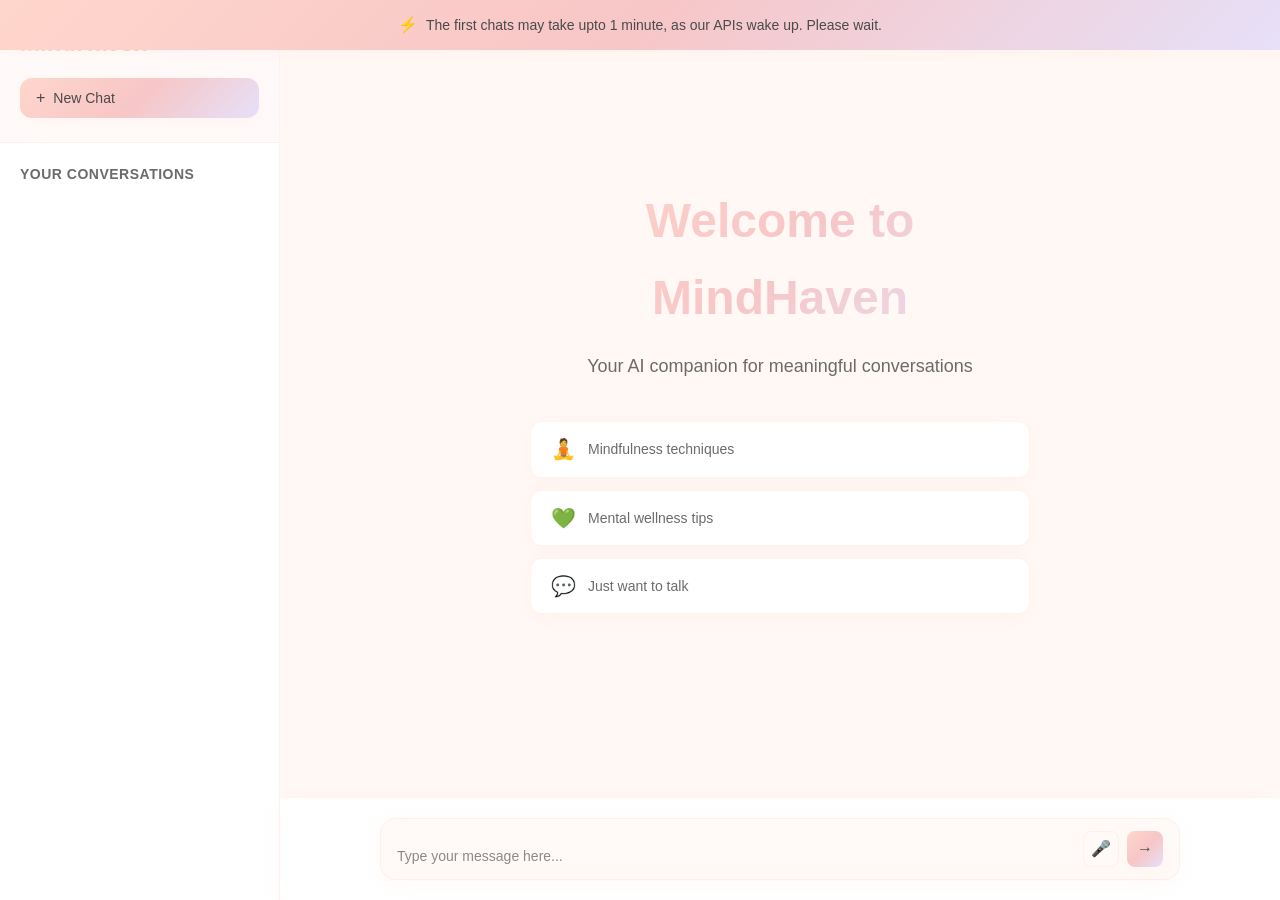
<file: docs/chat_html.html>
<!DOCTYPE html>
<html lang="en">
<head>
    <meta charset="UTF-8">
    <meta name="viewport" content="width=device-width, initial-scale=1.0">
    <title>MindHaven Chat</title>
    <style>/* Root Variables - Pastel Peach, Blush, Lavender Theme */
:root {
  --chat-primary-bg: #FFF8F5;
  --chat-secondary-bg: #FFFAF8;
  --chat-accent-peach: #FFD6CC;
  --chat-accent-blush: #F7C6C7;
  --chat-accent-lavender: #E6E0F8;
  --chat-text-primary: #4A4A4A;
  --chat-text-secondary: #6B6B6B;
  --chat-text-light: #8A8A8A;
  --chat-border-light: rgba(255, 214, 204, 0.3);
  --chat-shadow-soft: 0 4px 20px rgba(255, 214, 204, 0.15);
  --chat-shadow-hover: 0 8px 25px rgba(255, 214, 204, 0.25);
  --chat-gradient-primary: linear-gradient(135deg, #FFD6CC 0%, #F7C6C7 50%, #E6E0F8 100%);
  --chat-gradient-subtle: linear-gradient(135deg, rgba(255, 214, 204, 0.1) 0%, rgba(247, 198, 199, 0.1) 100%);
  --chat-white: #FFFFFF;
  --chat-error: #FF6B6B;
  --chat-success: #51CF66;
  --chat-font-primary: 'Inter', -apple-system, BlinkMacSystemFont, 'Segoe UI', Roboto, sans-serif;
  --chat-font-weight-light: 300;
  --chat-font-weight-regular: 400;
  --chat-font-weight-medium: 500;
  --chat-font-weight-semibold: 600;
  --chat-font-weight-bold: 700;
  --chat-radius-sm: 8px;
  --chat-radius-md: 12px;
  --chat-radius-lg: 16px;
  --chat-radius-xl: 20px;
  --chat-transition-fast: all 0.2s ease;
  --chat-transition-smooth: all 0.3s cubic-bezier(0.4, 0, 0.2, 1);
  --chat-transition-bounce: all 0.4s cubic-bezier(0.175, 0.885, 0.32, 1.275);
}

/* Reset and Base Styles */
* {
  box-sizing: border-box;
  margin: 0;
  padding: 0;
}

html, body {
  height: 100%;
  font-family: var(--chat-font-primary);
  background: var(--chat-primary-bg);
  color: var(--chat-text-primary);
  line-height: 1.6;
  overflow: hidden;
}

/* Loading Banner */
.chat-loading-banner {
  position: fixed;
  top: 0;
  left: 0;
  right: 0;
  background: var(--chat-gradient-primary);
  color: var(--chat-text-primary);
  padding: 12px 0;
  text-align: center;
  z-index: 1000;
  transform: translateY(-100%);
  transition: var(--chat-transition-smooth);
  box-shadow: var(--chat-shadow-soft);
}

.chat-loading-banner.chat-show {
  transform: translateY(0);
}

.chat-banner-content {
  display: flex;
  align-items: center;
  justify-content: center;
  gap: 8px;
}

.chat-banner-icon {
  font-size: 16px;
  animation: chat-pulse 2s infinite;
}

.chat-banner-text {
  font-weight: var(--chat-font-weight-medium);
  font-size: 14px;
}

@keyframes chat-pulse {
  0%, 100% { opacity: 1; }
  50% { opacity: 0.6; }
}

/* Modal Styles */
.chat-modal-overlay {
  position: fixed;
  top: 0;
  left: 0;
  right: 0;
  bottom: 0;
  background: rgba(255, 248, 245, 0.95);
  backdrop-filter: blur(10px);
  z-index: 2000;
  display: flex;
  align-items: center;
  justify-content: center;
  opacity: 0;
  visibility: hidden;
  transition: var(--chat-transition-smooth);
}

.chat-modal-overlay.chat-show {
  opacity: 1;
  visibility: visible;
}

.chat-modal {
  background: var(--chat-white);
  border-radius: var(--chat-radius-lg);
  box-shadow: var(--chat-shadow-hover);
  max-width: 400px;
  width: 90%;
  transform: translateY(20px) scale(0.95);
  transition: var(--chat-transition-bounce);
  border: 1px solid var(--chat-border-light);
}

.chat-modal-overlay.chat-show .chat-modal {
  transform: translateY(0) scale(1);
}

.chat-modal-header {
  padding: 24px 24px 0;
  border-bottom: 1px solid var(--chat-border-light);
  margin-bottom: 20px;
}

.chat-modal-title {
  font-size: 20px;
  font-weight: var(--chat-font-weight-semibold);
  color: var(--chat-text-primary);
  margin-bottom: 20px;
}

.chat-modal-body {
  padding: 0 24px 24px;
}

.chat-modal-text {
  color: var(--chat-text-secondary);
  font-size: 14px;
  line-height: 1.5;
  margin-bottom: 20px;
}

.chat-setup-input {
  width: 100%;
  padding: 12px 16px;
  border: 1px solid var(--chat-border-light);
  border-radius: var(--chat-radius-md);
  font-family: var(--chat-font-primary);
  font-size: 14px;
  background: var(--chat-secondary-bg);
  transition: var(--chat-transition-fast);
}

.chat-setup-input:focus {
  outline: none;
  border-color: var(--chat-accent-peach);
  box-shadow: 0 0 0 3px rgba(255, 214, 204, 0.1);
}

.chat-modal-footer {
  padding: 0 24px 24px;
}

.chat-modal-btn {
  width: 100%;
  padding: 12px 24px;
  background: var(--chat-gradient-primary);
  color: var(--chat-text-primary);
  border: none;
  border-radius: var(--chat-radius-md);
  font-family: var(--chat-font-primary);
  font-weight: var(--chat-font-weight-medium);
  font-size: 14px;
  cursor: pointer;
  transition: var(--chat-transition-fast);
  box-shadow: var(--chat-shadow-soft);
}

.chat-modal-btn:hover {
  transform: translateY(-2px);
  box-shadow: var(--chat-shadow-hover);
}

/* Main Container */
.chat-main-container {
  display: flex;
  height: 100vh;
  background: var(--chat-primary-bg);
}

/* Sidebar */
.chat-sidebar {
  width: 280px;
  background: var(--chat-white);
  border-right: 1px solid var(--chat-border-light);
  display: flex;
  flex-direction: column;
  box-shadow: var(--chat-shadow-soft);
}

.chat-sidebar-header {
  padding: 24px 20px;
  border-bottom: 1px solid var(--chat-border-light);
  background: var(--chat-gradient-subtle);
}

.chat-sidebar-title {
  font-size: 24px;
  font-weight: var(--chat-font-weight-bold);
  color: var(--chat-text-primary);
  margin-bottom: 16px;
  background: var(--chat-gradient-primary);
  -webkit-background-clip: text;
  -webkit-text-fill-color: transparent;
  background-clip: text;
}

.chat-new-session-btn {
  width: 100%;
  padding: 12px 16px;
  background: var(--chat-gradient-primary);
  color: var(--chat-text-primary);
  border: none;
  border-radius: var(--chat-radius-md);
  font-family: var(--chat-font-primary);
  font-weight: var(--chat-font-weight-medium);
  font-size: 14px;
  cursor: pointer;
  display: flex;
  align-items: center;
  gap: 8px;
  transition: var(--chat-transition-fast);
  box-shadow: var(--chat-shadow-soft);
}

.chat-new-session-btn:hover {
  transform: translateY(-2px);
  box-shadow: var(--chat-shadow-hover);
}

.chat-btn-icon {
  font-size: 16px;
  line-height: 1;
}

.chat-sessions-container {
  flex: 1;
  padding: 20px;
  overflow-y: auto;
}

.chat-sessions-title {
  font-size: 14px;
  font-weight: var(--chat-font-weight-semibold);
  color: var(--chat-text-secondary);
  margin-bottom: 16px;
  text-transform: uppercase;
  letter-spacing: 0.5px;
}

.chat-sessions-list {
  display: flex;
  flex-direction: column;
  gap: 8px;
}

.chat-session-item {
  padding: 12px 16px;
  background: var(--chat-secondary-bg);
  border: 1px solid var(--chat-border-light);
  border-radius: var(--chat-radius-md);
  cursor: pointer;
  transition: var(--chat-transition-fast);
  font-size: 14px;
  color: var(--chat-text-secondary);
  line-height: 1.4;
  word-break: break-word;
}

.chat-session-item:hover {
  background: var(--chat-gradient-subtle);
  transform: translateY(-1px);
  box-shadow: var(--chat-shadow-soft);
}

.chat-session-item.chat-active {
  background: var(--chat-gradient-primary);
  color: var(--chat-text-primary);
  font-weight: var(--chat-font-weight-medium);
  border-color: var(--chat-accent-peach);
}

/* Main Chat Area */
.chat-main-area {
  flex: 1;
  display: flex;
  flex-direction: column;
  background: var(--chat-primary-bg);
}

/* Welcome Screen */
.chat-welcome-screen {
  flex: 1;
  display: flex;
  align-items: center;
  justify-content: center;
  padding: 40px;
}

.chat-welcome-content {
  text-align: center;
  max-width: 500px;
}

.chat-welcome-title {
  font-size: 48px;
  font-weight: var(--chat-font-weight-bold);
  color: var(--chat-text-primary);
  margin-bottom: 16px;
  background: var(--chat-gradient-primary);
  -webkit-background-clip: text;
  -webkit-text-fill-color: transparent;
  background-clip: text;
}

.chat-welcome-subtitle {
  font-size: 18px;
  color: var(--chat-text-secondary);
  margin-bottom: 40px;
  font-weight: var(--chat-font-weight-regular);
}

.chat-welcome-suggestions {
  display: flex;
  flex-direction: column;
  gap: 12px;
}

.chat-suggestion-card {
  padding: 16px 20px;
  background: var(--chat-white);
  border: 1px solid var(--chat-border-light);
  border-radius: var(--chat-radius-md);
  cursor: pointer;
  transition: var(--chat-transition-fast);
  display: flex;
  align-items: center;
  gap: 12px;
  text-align: left;
  box-shadow: var(--chat-shadow-soft);
}

.chat-suggestion-card:hover {
  background: var(--chat-gradient-subtle);
  transform: translateY(-2px);
  box-shadow: var(--chat-shadow-hover);
}

.chat-suggestion-icon {
  font-size: 20px;
  line-height: 1;
}

.chat-suggestion-text {
  font-size: 14px;
  color: var(--chat-text-secondary);
  font-weight: var(--chat-font-weight-medium);
}

/* Messages Area */
.chat-messages-area {
  flex: 1;
  display: flex;
  flex-direction: column;
  max-height: calc(100vh - 120px);
}

.chat-messages-header {
  padding: 20px 24px;
  border-bottom: 1px solid var(--chat-border-light);
  background: var(--chat-white);
  display: flex;
  align-items: center;
  justify-content: space-between;
  box-shadow: var(--chat-shadow-soft);
}

.chat-current-session-title {
  font-size: 18px;
  font-weight: var(--chat-font-weight-semibold);
  color: var(--chat-text-primary);
}

.chat-delete-session-btn {
  padding: 8px 12px;
  background: transparent;
  color: var(--chat-error);
  border: 1px solid var(--chat-border-light);
  border-radius: var(--chat-radius-sm);
  cursor: pointer;
  transition: var(--chat-transition-fast);
  font-size: 14px;
}

.chat-delete-session-btn:hover {
  background: rgba(255, 107, 107, 0.1);
  border-color: var(--chat-error);
  transform: translateY(-1px);
}

.chat-messages-container {
  flex: 1;
  overflow-y: auto;
  padding: 24px;
  display: flex;
  flex-direction: column;
  gap: 16px;
}

.chat-message {
  opacity: 0;
  transform: translateY(20px);
  animation: chat-fadeInUp 0.4s ease forwards;
}

@keyframes chat-fadeInUp {
  to {
    opacity: 1;
    transform: translateY(0);
  }
}

.chat-message-user {
  align-self: flex-end;
  max-width: 80%;
}

.chat-message-ai {
  align-self: flex-start;
  max-width: 80%;
}

.chat-message-content {
  padding: 16px 20px;
  border-radius: var(--chat-radius-lg);
  font-size: 14px;
  line-height: 1.5;
  word-wrap: break-word;
  box-shadow: var(--chat-shadow-soft);
}

.chat-message-user .chat-message-content {
  background: var(--chat-gradient-primary);
  color: var(--chat-text-primary);
}

.chat-message-ai .chat-message-content {
  background: var(--chat-white);
  color: var(--chat-text-secondary);
  border: 1px solid var(--chat-border-light);
}

.chat-message-timestamp {
  font-size: 11px;
  color: var(--chat-text-light);
  margin-top: 8px;
  text-align: right;
}

.chat-message-ai .chat-message-timestamp {
  text-align: left;
}

/* Typing Indicator */
.chat-typing-indicator {
  align-self: flex-start;
  max-width: 80px;
}

.chat-typing-indicator .chat-message-content {
  padding: 16px 20px;
  background: var(--chat-white);
  border: 1px solid var(--chat-border-light);
  display: flex;
  align-items: center;
  gap: 4px;
}

.chat-typing-dot {
  width: 6px;
  height: 6px;
  background: var(--chat-accent-peach);
  border-radius: 50%;
  animation: chat-typingPulse 1.4s infinite ease-in-out;
}

.chat-typing-dot:nth-child(1) { animation-delay: -0.32s; }
.chat-typing-dot:nth-child(2) { animation-delay: -0.16s; }
.chat-typing-dot:nth-child(3) { animation-delay: 0s; }

@keyframes chat-typingPulse {
  0%, 80%, 100% {
    transform: scale(0.8);
    opacity: 0.5;
  }
  40% {
    transform: scale(1);
    opacity: 1;
  }
}

/* Input Area */
.chat-input-area {
  background: var(--chat-white);
  border-top: 1px solid var(--chat-border-light);
  padding: 20px 24px;
  box-shadow: var(--chat-shadow-soft);
}

.chat-input-container {
  max-width: 800px;
  margin: 0 auto;
}

.chat-input-wrapper {
  display: flex;
  align-items: flex-end;
  gap: 12px;
  background: var(--chat-secondary-bg);
  border: 1px solid var(--chat-border-light);
  border-radius: var(--chat-radius-lg);
  padding: 12px 16px;
  transition: var(--chat-transition-fast);
  box-shadow: var(--chat-shadow-soft);
}

.chat-input-wrapper:focus-within {
  border-color: var(--chat-accent-peach);
  box-shadow: 0 0 0 3px rgba(255, 214, 204, 0.1);
}

.chat-input-field {
  flex: 1;
  border: none;
  background: transparent;
  font-family: var(--chat-font-primary);
  font-size: 14px;
  color: var(--chat-text-primary);
  resize: none;
  outline: none;
  max-height: 120px;
  min-height: 20px;
  line-height: 1.4;
}

.chat-input-field::placeholder {
  color: var(--chat-text-light);
}

.chat-input-actions {
  display: flex;
  align-items: center;
  gap: 8px;
}

.chat-voice-btn, .chat-send-btn {
  width: 36px;
  height: 36px;
  border: none;
  border-radius: var(--chat-radius-sm);
  cursor: pointer;
  display: flex;
  align-items: center;
  justify-content: center;
  transition: var(--chat-transition-fast);
  font-size: 16px;
}

.chat-voice-btn {
  background: var(--chat-secondary-bg);
  color: var(--chat-text-secondary);
  border: 1px solid var(--chat-border-light);
}

.chat-voice-btn:hover {
  background: var(--chat-gradient-subtle);
  color: var(--chat-text-primary);
  transform: translateY(-1px);
}

.chat-send-btn {
  background: var(--chat-gradient-primary);
  color: var(--chat-text-primary);
  box-shadow: var(--chat-shadow-soft);
}

.chat-send-btn:hover {
  transform: translateY(-2px);
  box-shadow: var(--chat-shadow-hover);
}

.chat-send-btn:disabled {
  opacity: 0.5;
  cursor: not-allowed;
  transform: none;
  box-shadow: var(--chat-shadow-soft);
}

/* Responsive Design */
@media (max-width: 768px) {
  .chat-main-container {
    flex-direction: column;
  }
  
  .chat-sidebar {
    width: 100%;
    height: auto;
    max-height: 200px;
    order: 2;
  }
  
  .chat-main-area {
    order: 1;
    height: calc(100vh - 200px);
  }
  
  .chat-welcome-title {
    font-size: 36px;
  }
  
  .chat-welcome-subtitle {
    font-size: 16px;
  }
  
  .chat-message-user, .chat-message-ai {
    max-width: 90%;
  }
}

/* Utility Classes */
.chat-hidden {
  display: none !important;
}

.chat-show {
  display: block !important;
}

.chat-fade-in {
  animation: chat-fadeIn 0.3s ease forwards;
}

@keyframes chat-fadeIn {
  from { opacity: 0; }
  to { opacity: 1; }
}

.chat-slide-up {
  animation: chat-slideUp 0.4s ease forwards;
}

@keyframes chat-slideUp {
  from {
    opacity: 0;
    transform: translateY(20px);
  }
  to {
    opacity: 1;
    transform: translateY(0);
  }
}
</style>
</head>
<body>
    <!-- Loading Warning Banner -->
    <div class="chat-loading-banner" id="loadingBanner">
        <div class="chat-banner-content">
            <span class="chat-banner-icon">⚡</span>
            <span class="chat-banner-text">The first chats may take upto 1 minute, as our APIs wake up. Please wait.</span>
        </div>
    </div>

    <!-- Voice Chat Warning Modal -->
    <div class="chat-modal-overlay" id="voiceModal">
        <div class="chat-modal">
            <div class="chat-modal-header">
                <h3 class="chat-modal-title">Voice Chat - Prototype</h3>
            </div>
            <div class="chat-modal-body">
                <p class="chat-modal-text">Voice chat is currently a prototype. It may have delays and no voice modulation. These will be improved in later versions.</p>
            </div>
            <div class="chat-modal-footer">
                <button class="chat-modal-btn" id="voiceModalOk">OK</button>
            </div>
        </div>
    </div>

    <!-- Main Chat Container -->
    <div class="chat-main-container">
        <!-- Sidebar -->
        <div class="chat-sidebar">
            <div class="chat-sidebar-header">
                <h2 class="chat-sidebar-title">MindHaven</h2>
                <button class="chat-new-session-btn" id="newSessionBtn">
                    <span class="chat-btn-icon">+</span>
                    New Chat
                </button>
            </div>

            <div class="chat-sessions-container">
                <h3 class="chat-sessions-title">Your Conversations</h3>
                <div class="chat-sessions-list" id="sessionsList">
                    <!-- Sessions will be populated here -->
                </div>
            </div>
        </div>

        <!-- Chat Area -->
        <div class="chat-main-area">
            <!-- Welcome Screen -->
            <div class="chat-welcome-screen" id="welcomeScreen">
                <div class="chat-welcome-content">
                    <h1 class="chat-welcome-title">Welcome to MindHaven</h1>
                    <p class="chat-welcome-subtitle">Your AI companion for meaningful conversations</p>
                    <div class="chat-welcome-suggestions">
                        <div class="chat-suggestion-card" data-suggestion="Tell me about mindfulness techniques">
                            <span class="chat-suggestion-icon">🧘</span>
                            <span class="chat-suggestion-text">Mindfulness techniques</span>
                        </div>
                        <div class="chat-suggestion-card" data-suggestion="How can I improve my mental wellness?">
                            <span class="chat-suggestion-icon">💚</span>
                            <span class="chat-suggestion-text">Mental wellness tips</span>
                        </div>
                        <div class="chat-suggestion-card" data-suggestion="I need someone to talk to">
                            <span class="chat-suggestion-icon">💬</span>
                            <span class="chat-suggestion-text">Just want to talk</span>
                        </div>
                    </div>
                </div>
            </div>

            <!-- Chat Messages Area -->
            <div class="chat-messages-area" id="messagesArea" style="display: none;">
                <div class="chat-messages-header">
                    <h2 class="chat-current-session-title" id="currentSessionTitle">New Chat</h2>
                    <button class="chat-delete-session-btn" id="deleteSessionBtn">
                        <span class="chat-btn-icon">🗑️</span>
                    </button>
                </div>
                <div class="chat-messages-container" id="messagesContainer">
                    <!-- Messages will be populated here -->
                </div>
            </div>

            <!-- Input Area -->
            <div class="chat-input-area">
                <div class="chat-input-container">
                    <div class="chat-input-wrapper">
                        <textarea
                            class="chat-input-field"
                            id="messageInput"
                            placeholder="Type your message here..."
                            rows="1"
                        ></textarea>
                        <div class="chat-input-actions">
                            <button class="chat-voice-btn" id="voiceBtn" title="Voice Chat">
                                <span class="chat-btn-icon">🎤</span>
                            </button>
                            <button class="chat-send-btn" id="sendBtn">
                                <span class="chat-btn-icon">→</span>
                            </button>
                        </div>
                    </div>
                </div>
            </div>
        </div>
    </div>

    <!-- No username modal anymore -->

    <script>
    // ===== MindHaven Chat JS (No class, user always 'defaultuser') =====

    const MH_USER = localStorage.getItem('username');
    const MH_API_BASE = "https://mental-health-helper-ai.onrender.com";

    // State variables
    let currentSessionId = null;
    let currentSessionTitle = "New Chat";
    let sessions = [];
    let isRecording = false;
    let mediaRecorder = null;
    let audioChunks = [];

    // DOM elements
    let loadingBanner, voiceModal, voiceModalOk;
    let welcomeScreen, messagesArea, sessionsList, messagesContainer, currentSessionTitleEl;
    let messageInput, sendBtn, voiceBtn, newSessionBtn, deleteSessionBtn;

    // On DOM load, initialize everything
    document.addEventListener('DOMContentLoaded', function () {
        // Elements
        loadingBanner = document.getElementById('loadingBanner');
        voiceModal = document.getElementById('voiceModal');
        voiceModalOk = document.getElementById('voiceModalOk');
        welcomeScreen = document.getElementById('welcomeScreen');
        messagesArea = document.getElementById('messagesArea');
        sessionsList = document.getElementById('sessionsList');
        messagesContainer = document.getElementById('messagesContainer');
        currentSessionTitleEl = document.getElementById('currentSessionTitle');
        messageInput = document.getElementById('messageInput');
        sendBtn = document.getElementById('sendBtn');
        voiceBtn = document.getElementById('voiceBtn');
        newSessionBtn = document.getElementById('newSessionBtn');
        deleteSessionBtn = document.getElementById('deleteSessionBtn');

        // Show loading
        showLoadingBanner();

        // Event bind
        voiceModalOk.addEventListener('click', hideVoiceModal);
        sendBtn.addEventListener('click', sendMessage);
        messageInput.addEventListener('keypress', function (e) {
            if (e.key === 'Enter' && !e.shiftKey) {
                e.preventDefault();
                sendMessage();
            }
        });
        messageInput.addEventListener('input', adjustTextareaHeight);

        voiceBtn.addEventListener('click', handleVoiceChat);

        newSessionBtn.addEventListener('click', createNewSession);
        deleteSessionBtn.addEventListener('click', deleteCurrentSession);

        // Suggestion clicks
        document.addEventListener('click', function (e) {
            const card = e.target.closest('.chat-suggestion-card');
            if (card) {
                handleSuggestionClick(card.dataset.suggestion);
            }
        });

        // Modal click-out
        voiceModal.addEventListener('click', function (e) {
            if (e.target === voiceModal) hideVoiceModal();
        });

        // Load sessions
        loadUserSessions();
    });

    // ==== Modal Management
    function showLoadingBanner() {
        loadingBanner.classList.add('chat-show');
        setTimeout(() => {
            loadingBanner.classList.remove('chat-show');
        }, 4000);
    }
    function showVoiceModal() {
        voiceModal.classList.add('chat-show');
    }
    function hideVoiceModal() {
        voiceModal.classList.remove('chat-show');
    }

    // ==== Session Management
    function loadUserSessions() {
        fetch(`${MH_API_BASE}/${MH_USER}/all_sessions`)
            .then(response => {
                if (!response.ok) throw new Error('User not found');
                return response.json();
            })
            .then(data => {
                sessions = (data.session_ids || []).map((id, i) => ({
                    id, name: (data.chat_names && data.chat_names[i]) ? data.chat_names[i] : "Untitled Chat"
                }));
                renderSessions();
                switchToWelcomeMode();
            })
            .catch(err => {
                sessions = [];
                renderSessions();
                switchToWelcomeMode();
            });
    }

    function renderSessions() {
        sessionsList.innerHTML = '';
        sessions.forEach(session => {
            const el = document.createElement('div');
            el.className = 'chat-session-item';
            el.textContent = session.name;
            el.dataset.sessionId = session.id;
            if (session.id === currentSessionId) {
                el.classList.add('chat-active');
            }
            el.addEventListener('click', function () {
                switchToSession(session.id, session.name);
            });
            sessionsList.appendChild(el);
        });
    }

    function createNewSession() {
        fetch(`${MH_API_BASE}/${MH_USER}/new_session`, { method: 'POST' })
            .then(response => {
                if (!response.ok) throw new Error('Failed to create new session');
                return response.json();
            })
            .then(data => {
                currentSessionId = data.session_id;
                currentSessionTitle = "New Chat";
                switchToMessagingMode();
                clearMessages();
                updateCurrentSessionTitle();
            })
            .catch(err => showError('Failed to create new session'));
    }

    function switchToSession(sessionId, sessionName) {
        currentSessionId = sessionId;
        currentSessionTitle = sessionName;
        switchToMessagingMode();
        updateCurrentSessionTitle();
        loadSessionMessages();
        renderSessions();
    }

    function loadSessionMessages() {
        fetch(`${MH_API_BASE}/${MH_USER}/${currentSessionId}/messages`)
            .then(response => response.ok ? response.json() : { messages: [] })
            .then(data => displayMessages(data.messages || []))
            .catch(() => displayMessages([]));
    }

    function deleteCurrentSession() {
        if (!currentSessionId) return;
        if (!confirm('Are you sure you want to delete this chat?')) return;
        fetch(`${MH_API_BASE}/delete_chat/${MH_USER}/${currentSessionId}`, { method: 'DELETE' })
            .then(response => {
                if (!response.ok) throw new Error('Failed to delete session');
                return response.json();
            })
            .then(() => {
                loadUserSessions();
                switchToWelcomeMode();
                currentSessionId = null;
                currentSessionTitle = "New Chat";
            })
            .catch(() => showError('Failed to delete session'));
    }

    // ==== Interface Management
    function switchToWelcomeMode() {
        welcomeScreen.style.display = 'flex';
        messagesArea.style.display = 'none';
        currentSessionId = null;
    }
    function switchToMessagingMode() {
        welcomeScreen.style.display = 'none';
        messagesArea.style.display = 'flex';
        messageInput.focus();
    }
    function updateCurrentSessionTitle() {
        currentSessionTitleEl.textContent = currentSessionTitle;
    }

    // ==== Message Handling
    function sendMessage() {
        const message = messageInput.value.trim();
        if (!message) return;

        // If no session, create one, then send after it's set
        if (!currentSessionId) {
            createNewSession();
            // Wait a tick then retry sending (primitive but works for single-thread UI)
            setTimeout(sendMessage, 400);
            return;
        }

        switchToMessagingMode();
        addMessageToUI(message, 'user');
        messageInput.value = '';
        adjustTextareaHeight();
        showTypingIndicator();

        // API: POST /{user_name}/{session_id}/chat, form: user_prompt
        const formData = new FormData();
        formData.append('user_prompt', message);

        fetch(`${MH_API_BASE}/${MH_USER}/${currentSessionId}/chat`, {
            method: 'POST',
            body: formData
        })
            .then(response => {
                if (!response.ok) throw new Error('Failed to send message');
                return response.json();
            })
            .then(data => {
                hideTypingIndicator();
                addMessageToUI(data.response, 'ai');
                // Update session name on first message (new chat)
                if (currentSessionTitle === "New Chat") {
                    loadUserSessions();
                    setTimeout(() => {
                        const cur = sessions.find(s => s.id === currentSessionId);
                        if (cur) {
                            currentSessionTitle = cur.name;
                            updateCurrentSessionTitle();
                        }
                        renderSessions();
                    }, 500);
                }
            })
            .catch(() => {
                hideTypingIndicator();
                addMessageToUI('Sorry, I encountered an error. Please try again.', 'ai');
            });
    }

    function handleSuggestionClick(suggestion) {
        messageInput.value = suggestion;
        sendMessage();
    }

    function addMessageToUI(content, type) {
        const div = document.createElement('div');
        div.className = `chat-message chat-message-${type}`;
        const cont = document.createElement('div');
        cont.className = 'chat-message-content';
        cont.textContent = content;
        const ts = document.createElement('div');
        ts.className = 'chat-message-timestamp';
        ts.textContent = new Date().toLocaleTimeString([], { hour: '2-digit', minute: '2-digit' });
        div.appendChild(cont);
        div.appendChild(ts);
        messagesContainer.appendChild(div);
        scrollToBottom();
    }

    function displayMessages(messages) {
        messagesContainer.innerHTML = '';
        messages.forEach(msg => {
            addMessageToUI(msg.user_message, 'user');
            addMessageToUI(msg.ai_message, 'ai');
        });
    }

    function clearMessages() {
        messagesContainer.innerHTML = '';
    }

    function showTypingIndicator() {
        const typingDiv = document.createElement('div');
        typingDiv.className = 'chat-message chat-typing-indicator';
        typingDiv.id = 'typingIndicator';
        const typingContent = document.createElement('div');
        typingContent.className = 'chat-message-content';
        for (let i = 0; i < 3; i++) {
            const dot = document.createElement('div');
            dot.className = 'chat-typing-dot';
            typingContent.appendChild(dot);
        }
        typingDiv.appendChild(typingContent);
        messagesContainer.appendChild(typingDiv);
        scrollToBottom();
    }

    function hideTypingIndicator() {
        const typing = document.getElementById('typingIndicator');
        if (typing) typing.remove();
    }

    function scrollToBottom() {
        messagesContainer.scrollTop = messagesContainer.scrollHeight;
    }
    function adjustTextareaHeight() {
        messageInput.style.height = 'auto';
        messageInput.style.height = Math.min(messageInput.scrollHeight, 120) + 'px';
    }

    // ==== Voice Chat
    function handleVoiceChat() {
        if (!isRecording) {
            showVoiceModal();
        } else {
            stopRecording();
        }
    }

    function startRecording() {
        navigator.mediaDevices.getUserMedia({ audio: true })
            .then(stream => {
                mediaRecorder = new window.MediaRecorder(stream);
                audioChunks = [];
                mediaRecorder.ondataavailable = e => audioChunks.push(e.data);
                mediaRecorder.onstop = () => {
                    const audioBlob = new Blob(audioChunks, { type: 'audio/wav' });
                    sendVoiceMessage(audioBlob);
                    stream.getTracks().forEach(track => track.stop());
                };
                mediaRecorder.start();
                isRecording = true;
                voiceBtn.textContent = '⏹️';
                voiceBtn.style.background = 'var(--chat-error)';
            })
            .catch(() => showError('Could not access microphone'));
    }

    function stopRecording() {
        if (mediaRecorder && isRecording) {
            mediaRecorder.stop();
            isRecording = false;
            voiceBtn.innerHTML = '<span class="chat-btn-icon">🎤</span>';
            voiceBtn.style.background = '';
        }
    }

    function sendVoiceMessage(audioBlob) {
        if (!currentSessionId) {
            createNewSession();
            setTimeout(() => sendVoiceMessage(audioBlob), 500);
            return;
        }
        switchToMessagingMode();
        showTypingIndicator();

        const formData = new FormData();
        formData.append('file', audioBlob, 'audio.wav');
        fetch(`${MH_API_BASE}/${MH_USER}/${currentSessionId}/chat/voice`, {
            method: 'POST',
            body: formData
        })
        .then(response => {
            hideTypingIndicator();
            if (!response.ok) throw new Error("Voice chat failed");
            return response.blob();
        })
        .then(audioBlobResp => {
            const audioUrl = URL.createObjectURL(audioBlobResp);
            const audio = new window.Audio(audioUrl);
            addVoiceMessageToUI('Voice message sent', 'user');
            addVoiceMessageToUI('Voice response received', 'ai', audioUrl);
            audio.play().catch(() => {});
            // Update session list if new
            if (currentSessionTitle === "New Chat") {
                loadUserSessions();
                setTimeout(() => {
                    const cur = sessions.find(s => s.id === currentSessionId);
                    if (cur) {
                        currentSessionTitle = cur.name;
                        updateCurrentSessionTitle();
                    }
                    renderSessions();
                }, 500);
            }
        })
        .catch(() => {
            hideTypingIndicator();
            addMessageToUI('Sorry, voice chat failed. Please try again.', 'ai');
        });
    }

    function addVoiceMessageToUI(content, type, audioUrl = null) {
        const div = document.createElement('div');
        div.className = `chat-message chat-message-${type}`;
        const cont = document.createElement('div');
        cont.className = 'chat-message-content';
        if (audioUrl) {
            const audioEl = document.createElement('audio');
            audioEl.controls = true;
            audioEl.src = audioUrl;
            audioEl.style.width = '100%';
            audioEl.style.maxWidth = '300px';
            cont.appendChild(audioEl);
        } else {
            const voiceIcon = document.createElement('span');
            voiceIcon.textContent = '🎤 ';
            voiceIcon.style.marginRight = '8px';
            cont.appendChild(voiceIcon);
            cont.appendChild(document.createTextNode(content));
        }
        const ts = document.createElement('div');
        ts.className = 'chat-message-timestamp';
        ts.textContent = new Date().toLocaleTimeString([], { hour: '2-digit', minute: '2-digit' });
        div.appendChild(cont);
        div.appendChild(ts);
        messagesContainer.appendChild(div);
        scrollToBottom();
    }

    // ======= Utility
    function showError(msg) {
        alert(msg);
    }

    // Expose startRecording to modal OK (for voice)
    voiceModalOk.addEventListener('click', function() {
        hideVoiceModal();
        if (!isRecording) {
            startRecording();
        }
    });

    </script>
</body>
</html>
</file>
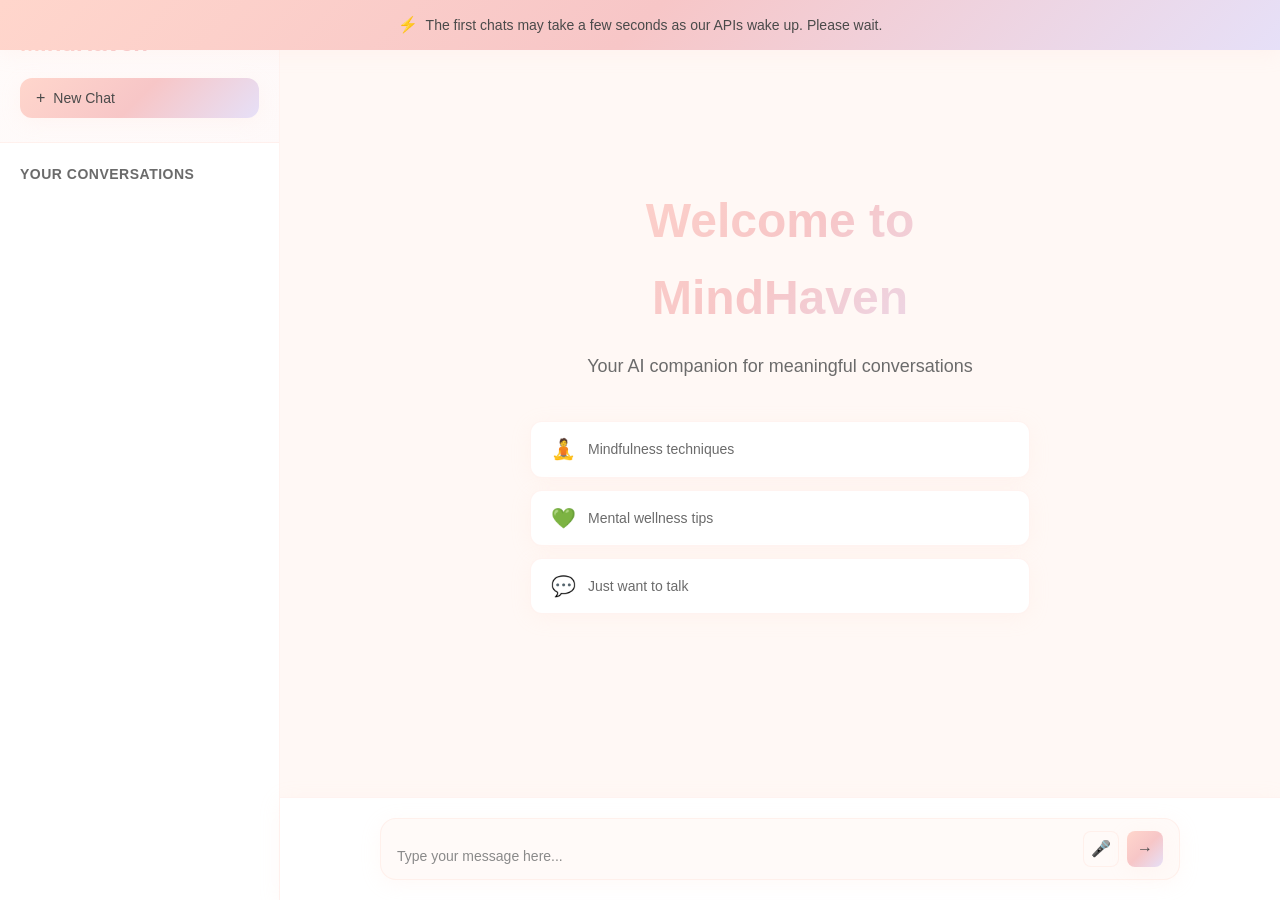
<file: frontend/chat_html.html>
<!DOCTYPE html>
<html lang="en">
<head>
    <meta charset="UTF-8">
    <meta name="viewport" content="width=device-width, initial-scale=1.0">
    <title>MindHaven Chat</title>
    <style>/* Root Variables - Pastel Peach, Blush, Lavender Theme */
:root {
  --chat-primary-bg: #FFF8F5;
  --chat-secondary-bg: #FFFAF8;
  --chat-accent-peach: #FFD6CC;
  --chat-accent-blush: #F7C6C7;
  --chat-accent-lavender: #E6E0F8;
  --chat-text-primary: #4A4A4A;
  --chat-text-secondary: #6B6B6B;
  --chat-text-light: #8A8A8A;
  --chat-border-light: rgba(255, 214, 204, 0.3);
  --chat-shadow-soft: 0 4px 20px rgba(255, 214, 204, 0.15);
  --chat-shadow-hover: 0 8px 25px rgba(255, 214, 204, 0.25);
  --chat-gradient-primary: linear-gradient(135deg, #FFD6CC 0%, #F7C6C7 50%, #E6E0F8 100%);
  --chat-gradient-subtle: linear-gradient(135deg, rgba(255, 214, 204, 0.1) 0%, rgba(247, 198, 199, 0.1) 100%);
  --chat-white: #FFFFFF;
  --chat-error: #FF6B6B;
  --chat-success: #51CF66;
  --chat-font-primary: 'Inter', -apple-system, BlinkMacSystemFont, 'Segoe UI', Roboto, sans-serif;
  --chat-font-weight-light: 300;
  --chat-font-weight-regular: 400;
  --chat-font-weight-medium: 500;
  --chat-font-weight-semibold: 600;
  --chat-font-weight-bold: 700;
  --chat-radius-sm: 8px;
  --chat-radius-md: 12px;
  --chat-radius-lg: 16px;
  --chat-radius-xl: 20px;
  --chat-transition-fast: all 0.2s ease;
  --chat-transition-smooth: all 0.3s cubic-bezier(0.4, 0, 0.2, 1);
  --chat-transition-bounce: all 0.4s cubic-bezier(0.175, 0.885, 0.32, 1.275);
}

/* Reset and Base Styles */
* {
  box-sizing: border-box;
  margin: 0;
  padding: 0;
}

html, body {
  height: 100%;
  font-family: var(--chat-font-primary);
  background: var(--chat-primary-bg);
  color: var(--chat-text-primary);
  line-height: 1.6;
  overflow: hidden;
}

/* Loading Banner */
.chat-loading-banner {
  position: fixed;
  top: 0;
  left: 0;
  right: 0;
  background: var(--chat-gradient-primary);
  color: var(--chat-text-primary);
  padding: 12px 0;
  text-align: center;
  z-index: 1000;
  transform: translateY(-100%);
  transition: var(--chat-transition-smooth);
  box-shadow: var(--chat-shadow-soft);
}

.chat-loading-banner.chat-show {
  transform: translateY(0);
}

.chat-banner-content {
  display: flex;
  align-items: center;
  justify-content: center;
  gap: 8px;
}

.chat-banner-icon {
  font-size: 16px;
  animation: chat-pulse 2s infinite;
}

.chat-banner-text {
  font-weight: var(--chat-font-weight-medium);
  font-size: 14px;
}

@keyframes chat-pulse {
  0%, 100% { opacity: 1; }
  50% { opacity: 0.6; }
}

/* Modal Styles */
.chat-modal-overlay {
  position: fixed;
  top: 0;
  left: 0;
  right: 0;
  bottom: 0;
  background: rgba(255, 248, 245, 0.95);
  backdrop-filter: blur(10px);
  z-index: 2000;
  display: flex;
  align-items: center;
  justify-content: center;
  opacity: 0;
  visibility: hidden;
  transition: var(--chat-transition-smooth);
}

.chat-modal-overlay.chat-show {
  opacity: 1;
  visibility: visible;
}

.chat-modal {
  background: var(--chat-white);
  border-radius: var(--chat-radius-lg);
  box-shadow: var(--chat-shadow-hover);
  max-width: 400px;
  width: 90%;
  transform: translateY(20px) scale(0.95);
  transition: var(--chat-transition-bounce);
  border: 1px solid var(--chat-border-light);
}

.chat-modal-overlay.chat-show .chat-modal {
  transform: translateY(0) scale(1);
}

.chat-modal-header {
  padding: 24px 24px 0;
  border-bottom: 1px solid var(--chat-border-light);
  margin-bottom: 20px;
}

.chat-modal-title {
  font-size: 20px;
  font-weight: var(--chat-font-weight-semibold);
  color: var(--chat-text-primary);
  margin-bottom: 20px;
}

.chat-modal-body {
  padding: 0 24px 24px;
}

.chat-modal-text {
  color: var(--chat-text-secondary);
  font-size: 14px;
  line-height: 1.5;
  margin-bottom: 20px;
}

.chat-setup-input {
  width: 100%;
  padding: 12px 16px;
  border: 1px solid var(--chat-border-light);
  border-radius: var(--chat-radius-md);
  font-family: var(--chat-font-primary);
  font-size: 14px;
  background: var(--chat-secondary-bg);
  transition: var(--chat-transition-fast);
}

.chat-setup-input:focus {
  outline: none;
  border-color: var(--chat-accent-peach);
  box-shadow: 0 0 0 3px rgba(255, 214, 204, 0.1);
}

.chat-modal-footer {
  padding: 0 24px 24px;
}

.chat-modal-btn {
  width: 100%;
  padding: 12px 24px;
  background: var(--chat-gradient-primary);
  color: var(--chat-text-primary);
  border: none;
  border-radius: var(--chat-radius-md);
  font-family: var(--chat-font-primary);
  font-weight: var(--chat-font-weight-medium);
  font-size: 14px;
  cursor: pointer;
  transition: var(--chat-transition-fast);
  box-shadow: var(--chat-shadow-soft);
}

.chat-modal-btn:hover {
  transform: translateY(-2px);
  box-shadow: var(--chat-shadow-hover);
}

/* Main Container */
.chat-main-container {
  display: flex;
  height: 100vh;
  background: var(--chat-primary-bg);
}

/* Sidebar */
.chat-sidebar {
  width: 280px;
  background: var(--chat-white);
  border-right: 1px solid var(--chat-border-light);
  display: flex;
  flex-direction: column;
  box-shadow: var(--chat-shadow-soft);
}

.chat-sidebar-header {
  padding: 24px 20px;
  border-bottom: 1px solid var(--chat-border-light);
  background: var(--chat-gradient-subtle);
}

.chat-sidebar-title {
  font-size: 24px;
  font-weight: var(--chat-font-weight-bold);
  color: var(--chat-text-primary);
  margin-bottom: 16px;
  background: var(--chat-gradient-primary);
  -webkit-background-clip: text;
  -webkit-text-fill-color: transparent;
  background-clip: text;
}

.chat-new-session-btn {
  width: 100%;
  padding: 12px 16px;
  background: var(--chat-gradient-primary);
  color: var(--chat-text-primary);
  border: none;
  border-radius: var(--chat-radius-md);
  font-family: var(--chat-font-primary);
  font-weight: var(--chat-font-weight-medium);
  font-size: 14px;
  cursor: pointer;
  display: flex;
  align-items: center;
  gap: 8px;
  transition: var(--chat-transition-fast);
  box-shadow: var(--chat-shadow-soft);
}

.chat-new-session-btn:hover {
  transform: translateY(-2px);
  box-shadow: var(--chat-shadow-hover);
}

.chat-btn-icon {
  font-size: 16px;
  line-height: 1;
}

.chat-sessions-container {
  flex: 1;
  padding: 20px;
  overflow-y: auto;
}

.chat-sessions-title {
  font-size: 14px;
  font-weight: var(--chat-font-weight-semibold);
  color: var(--chat-text-secondary);
  margin-bottom: 16px;
  text-transform: uppercase;
  letter-spacing: 0.5px;
}

.chat-sessions-list {
  display: flex;
  flex-direction: column;
  gap: 8px;
}

.chat-session-item {
  padding: 12px 16px;
  background: var(--chat-secondary-bg);
  border: 1px solid var(--chat-border-light);
  border-radius: var(--chat-radius-md);
  cursor: pointer;
  transition: var(--chat-transition-fast);
  font-size: 14px;
  color: var(--chat-text-secondary);
  line-height: 1.4;
  word-break: break-word;
}

.chat-session-item:hover {
  background: var(--chat-gradient-subtle);
  transform: translateY(-1px);
  box-shadow: var(--chat-shadow-soft);
}

.chat-session-item.chat-active {
  background: var(--chat-gradient-primary);
  color: var(--chat-text-primary);
  font-weight: var(--chat-font-weight-medium);
  border-color: var(--chat-accent-peach);
}

/* Main Chat Area */
.chat-main-area {
  flex: 1;
  display: flex;
  flex-direction: column;
  background: var(--chat-primary-bg);
}

/* Welcome Screen */
.chat-welcome-screen {
  flex: 1;
  display: flex;
  align-items: center;
  justify-content: center;
  padding: 40px;
}

.chat-welcome-content {
  text-align: center;
  max-width: 500px;
}

.chat-welcome-title {
  font-size: 48px;
  font-weight: var(--chat-font-weight-bold);
  color: var(--chat-text-primary);
  margin-bottom: 16px;
  background: var(--chat-gradient-primary);
  -webkit-background-clip: text;
  -webkit-text-fill-color: transparent;
  background-clip: text;
}

.chat-welcome-subtitle {
  font-size: 18px;
  color: var(--chat-text-secondary);
  margin-bottom: 40px;
  font-weight: var(--chat-font-weight-regular);
}

.chat-welcome-suggestions {
  display: flex;
  flex-direction: column;
  gap: 12px;
}

.chat-suggestion-card {
  padding: 16px 20px;
  background: var(--chat-white);
  border: 1px solid var(--chat-border-light);
  border-radius: var(--chat-radius-md);
  cursor: pointer;
  transition: var(--chat-transition-fast);
  display: flex;
  align-items: center;
  gap: 12px;
  text-align: left;
  box-shadow: var(--chat-shadow-soft);
}

.chat-suggestion-card:hover {
  background: var(--chat-gradient-subtle);
  transform: translateY(-2px);
  box-shadow: var(--chat-shadow-hover);
}

.chat-suggestion-icon {
  font-size: 20px;
  line-height: 1;
}

.chat-suggestion-text {
  font-size: 14px;
  color: var(--chat-text-secondary);
  font-weight: var(--chat-font-weight-medium);
}

/* Messages Area */
.chat-messages-area {
  flex: 1;
  display: flex;
  flex-direction: column;
  max-height: calc(100vh - 120px);
}

.chat-messages-header {
  padding: 20px 24px;
  border-bottom: 1px solid var(--chat-border-light);
  background: var(--chat-white);
  display: flex;
  align-items: center;
  justify-content: space-between;
  box-shadow: var(--chat-shadow-soft);
}

.chat-current-session-title {
  font-size: 18px;
  font-weight: var(--chat-font-weight-semibold);
  color: var(--chat-text-primary);
}

.chat-delete-session-btn {
  padding: 8px 12px;
  background: transparent;
  color: var(--chat-error);
  border: 1px solid var(--chat-border-light);
  border-radius: var(--chat-radius-sm);
  cursor: pointer;
  transition: var(--chat-transition-fast);
  font-size: 14px;
}

.chat-delete-session-btn:hover {
  background: rgba(255, 107, 107, 0.1);
  border-color: var(--chat-error);
  transform: translateY(-1px);
}

.chat-messages-container {
  flex: 1;
  overflow-y: auto;
  padding: 24px;
  display: flex;
  flex-direction: column;
  gap: 16px;
}

.chat-message {
  opacity: 0;
  transform: translateY(20px);
  animation: chat-fadeInUp 0.4s ease forwards;
}

@keyframes chat-fadeInUp {
  to {
    opacity: 1;
    transform: translateY(0);
  }
}

.chat-message-user {
  align-self: flex-end;
  max-width: 80%;
}

.chat-message-ai {
  align-self: flex-start;
  max-width: 80%;
}

.chat-message-content {
  padding: 16px 20px;
  border-radius: var(--chat-radius-lg);
  font-size: 14px;
  line-height: 1.5;
  word-wrap: break-word;
  box-shadow: var(--chat-shadow-soft);
}

.chat-message-user .chat-message-content {
  background: var(--chat-gradient-primary);
  color: var(--chat-text-primary);
}

.chat-message-ai .chat-message-content {
  background: var(--chat-white);
  color: var(--chat-text-secondary);
  border: 1px solid var(--chat-border-light);
}

.chat-message-timestamp {
  font-size: 11px;
  color: var(--chat-text-light);
  margin-top: 8px;
  text-align: right;
}

.chat-message-ai .chat-message-timestamp {
  text-align: left;
}

/* Typing Indicator */
.chat-typing-indicator {
  align-self: flex-start;
  max-width: 80px;
}

.chat-typing-indicator .chat-message-content {
  padding: 16px 20px;
  background: var(--chat-white);
  border: 1px solid var(--chat-border-light);
  display: flex;
  align-items: center;
  gap: 4px;
}

.chat-typing-dot {
  width: 6px;
  height: 6px;
  background: var(--chat-accent-peach);
  border-radius: 50%;
  animation: chat-typingPulse 1.4s infinite ease-in-out;
}

.chat-typing-dot:nth-child(1) { animation-delay: -0.32s; }
.chat-typing-dot:nth-child(2) { animation-delay: -0.16s; }
.chat-typing-dot:nth-child(3) { animation-delay: 0s; }

@keyframes chat-typingPulse {
  0%, 80%, 100% {
    transform: scale(0.8);
    opacity: 0.5;
  }
  40% {
    transform: scale(1);
    opacity: 1;
  }
}

/* Input Area */
.chat-input-area {
  background: var(--chat-white);
  border-top: 1px solid var(--chat-border-light);
  padding: 20px 24px;
  box-shadow: var(--chat-shadow-soft);
}

.chat-input-container {
  max-width: 800px;
  margin: 0 auto;
}

.chat-input-wrapper {
  display: flex;
  align-items: flex-end;
  gap: 12px;
  background: var(--chat-secondary-bg);
  border: 1px solid var(--chat-border-light);
  border-radius: var(--chat-radius-lg);
  padding: 12px 16px;
  transition: var(--chat-transition-fast);
  box-shadow: var(--chat-shadow-soft);
}

.chat-input-wrapper:focus-within {
  border-color: var(--chat-accent-peach);
  box-shadow: 0 0 0 3px rgba(255, 214, 204, 0.1);
}

.chat-input-field {
  flex: 1;
  border: none;
  background: transparent;
  font-family: var(--chat-font-primary);
  font-size: 14px;
  color: var(--chat-text-primary);
  resize: none;
  outline: none;
  max-height: 120px;
  min-height: 20px;
  line-height: 1.4;
}

.chat-input-field::placeholder {
  color: var(--chat-text-light);
}

.chat-input-actions {
  display: flex;
  align-items: center;
  gap: 8px;
}

.chat-voice-btn, .chat-send-btn {
  width: 36px;
  height: 36px;
  border: none;
  border-radius: var(--chat-radius-sm);
  cursor: pointer;
  display: flex;
  align-items: center;
  justify-content: center;
  transition: var(--chat-transition-fast);
  font-size: 16px;
}

.chat-voice-btn {
  background: var(--chat-secondary-bg);
  color: var(--chat-text-secondary);
  border: 1px solid var(--chat-border-light);
}

.chat-voice-btn:hover {
  background: var(--chat-gradient-subtle);
  color: var(--chat-text-primary);
  transform: translateY(-1px);
}

.chat-send-btn {
  background: var(--chat-gradient-primary);
  color: var(--chat-text-primary);
  box-shadow: var(--chat-shadow-soft);
}

.chat-send-btn:hover {
  transform: translateY(-2px);
  box-shadow: var(--chat-shadow-hover);
}

.chat-send-btn:disabled {
  opacity: 0.5;
  cursor: not-allowed;
  transform: none;
  box-shadow: var(--chat-shadow-soft);
}

/* Responsive Design */
@media (max-width: 768px) {
  .chat-main-container {
    flex-direction: column;
  }
  
  .chat-sidebar {
    width: 100%;
    height: auto;
    max-height: 200px;
    order: 2;
  }
  
  .chat-main-area {
    order: 1;
    height: calc(100vh - 200px);
  }
  
  .chat-welcome-title {
    font-size: 36px;
  }
  
  .chat-welcome-subtitle {
    font-size: 16px;
  }
  
  .chat-message-user, .chat-message-ai {
    max-width: 90%;
  }
}

/* Utility Classes */
.chat-hidden {
  display: none !important;
}

.chat-show {
  display: block !important;
}

.chat-fade-in {
  animation: chat-fadeIn 0.3s ease forwards;
}

@keyframes chat-fadeIn {
  from { opacity: 0; }
  to { opacity: 1; }
}

.chat-slide-up {
  animation: chat-slideUp 0.4s ease forwards;
}

@keyframes chat-slideUp {
  from {
    opacity: 0;
    transform: translateY(20px);
  }
  to {
    opacity: 1;
    transform: translateY(0);
  }
}
</style>
</head>
<body>
    <!-- Loading Warning Banner -->
    <div class="chat-loading-banner" id="loadingBanner">
        <div class="chat-banner-content">
            <span class="chat-banner-icon">⚡</span>
            <span class="chat-banner-text">The first chats may take a few seconds as our APIs wake up. Please wait.</span>
        </div>
    </div>

    <!-- Voice Chat Warning Modal -->
    <div class="chat-modal-overlay" id="voiceModal">
        <div class="chat-modal">
            <div class="chat-modal-header">
                <h3 class="chat-modal-title">Voice Chat - Prototype</h3>
            </div>
            <div class="chat-modal-body">
                <p class="chat-modal-text">Voice chat is currently a prototype. It may have delays and no voice modulation. These will be improved in later versions.</p>
            </div>
            <div class="chat-modal-footer">
                <button class="chat-modal-btn" id="voiceModalOk">OK</button>
            </div>
        </div>
    </div>

    <!-- Main Chat Container -->
    <div class="chat-main-container">
        <!-- Sidebar -->
        <div class="chat-sidebar">
            <div class="chat-sidebar-header">
                <h2 class="chat-sidebar-title">MindHaven</h2>
                <button class="chat-new-session-btn" id="newSessionBtn">
                    <span class="chat-btn-icon">+</span>
                    New Chat
                </button>
            </div>

            <div class="chat-sessions-container">
                <h3 class="chat-sessions-title">Your Conversations</h3>
                <div class="chat-sessions-list" id="sessionsList">
                    <!-- Sessions will be populated here -->
                </div>
            </div>
        </div>

        <!-- Chat Area -->
        <div class="chat-main-area">
            <!-- Welcome Screen -->
            <div class="chat-welcome-screen" id="welcomeScreen">
                <div class="chat-welcome-content">
                    <h1 class="chat-welcome-title">Welcome to MindHaven</h1>
                    <p class="chat-welcome-subtitle">Your AI companion for meaningful conversations</p>
                    <div class="chat-welcome-suggestions">
                        <div class="chat-suggestion-card" data-suggestion="Tell me about mindfulness techniques">
                            <span class="chat-suggestion-icon">🧘</span>
                            <span class="chat-suggestion-text">Mindfulness techniques</span>
                        </div>
                        <div class="chat-suggestion-card" data-suggestion="How can I improve my mental wellness?">
                            <span class="chat-suggestion-icon">💚</span>
                            <span class="chat-suggestion-text">Mental wellness tips</span>
                        </div>
                        <div class="chat-suggestion-card" data-suggestion="I need someone to talk to">
                            <span class="chat-suggestion-icon">💬</span>
                            <span class="chat-suggestion-text">Just want to talk</span>
                        </div>
                    </div>
                </div>
            </div>

            <!-- Chat Messages Area -->
            <div class="chat-messages-area" id="messagesArea" style="display: none;">
                <div class="chat-messages-header">
                    <h2 class="chat-current-session-title" id="currentSessionTitle">New Chat</h2>
                    <button class="chat-delete-session-btn" id="deleteSessionBtn">
                        <span class="chat-btn-icon">🗑️</span>
                    </button>
                </div>
                <div class="chat-messages-container" id="messagesContainer">
                    <!-- Messages will be populated here -->
                </div>
            </div>

            <!-- Input Area -->
            <div class="chat-input-area">
                <div class="chat-input-container">
                    <div class="chat-input-wrapper">
                        <textarea
                            class="chat-input-field"
                            id="messageInput"
                            placeholder="Type your message here..."
                            rows="1"
                        ></textarea>
                        <div class="chat-input-actions">
                            <button class="chat-voice-btn" id="voiceBtn" title="Voice Chat">
                                <span class="chat-btn-icon">🎤</span>
                            </button>
                            <button class="chat-send-btn" id="sendBtn">
                                <span class="chat-btn-icon">→</span>
                            </button>
                        </div>
                    </div>
                </div>
            </div>
        </div>
    </div>

    <!-- No username modal anymore -->

    <script>
    // ===== MindHaven Chat JS (No class, user always 'defaultuser') =====

    const MH_USER = localStorage.getItem('username');
    const MH_API_BASE = "http://localhost:8001";

    // State variables
    let currentSessionId = null;
    let currentSessionTitle = "New Chat";
    let sessions = [];
    let isRecording = false;
    let mediaRecorder = null;
    let audioChunks = [];

    // DOM elements
    let loadingBanner, voiceModal, voiceModalOk;
    let welcomeScreen, messagesArea, sessionsList, messagesContainer, currentSessionTitleEl;
    let messageInput, sendBtn, voiceBtn, newSessionBtn, deleteSessionBtn;

    // On DOM load, initialize everything
    document.addEventListener('DOMContentLoaded', function () {
        // Elements
        loadingBanner = document.getElementById('loadingBanner');
        voiceModal = document.getElementById('voiceModal');
        voiceModalOk = document.getElementById('voiceModalOk');
        welcomeScreen = document.getElementById('welcomeScreen');
        messagesArea = document.getElementById('messagesArea');
        sessionsList = document.getElementById('sessionsList');
        messagesContainer = document.getElementById('messagesContainer');
        currentSessionTitleEl = document.getElementById('currentSessionTitle');
        messageInput = document.getElementById('messageInput');
        sendBtn = document.getElementById('sendBtn');
        voiceBtn = document.getElementById('voiceBtn');
        newSessionBtn = document.getElementById('newSessionBtn');
        deleteSessionBtn = document.getElementById('deleteSessionBtn');

        // Show loading
        showLoadingBanner();

        // Event bind
        voiceModalOk.addEventListener('click', hideVoiceModal);
        sendBtn.addEventListener('click', sendMessage);
        messageInput.addEventListener('keypress', function (e) {
            if (e.key === 'Enter' && !e.shiftKey) {
                e.preventDefault();
                sendMessage();
            }
        });
        messageInput.addEventListener('input', adjustTextareaHeight);

        voiceBtn.addEventListener('click', handleVoiceChat);

        newSessionBtn.addEventListener('click', createNewSession);
        deleteSessionBtn.addEventListener('click', deleteCurrentSession);

        // Suggestion clicks
        document.addEventListener('click', function (e) {
            const card = e.target.closest('.chat-suggestion-card');
            if (card) {
                handleSuggestionClick(card.dataset.suggestion);
            }
        });

        // Modal click-out
        voiceModal.addEventListener('click', function (e) {
            if (e.target === voiceModal) hideVoiceModal();
        });

        // Load sessions
        loadUserSessions();
    });

    // ==== Modal Management
    function showLoadingBanner() {
        loadingBanner.classList.add('chat-show');
        setTimeout(() => {
            loadingBanner.classList.remove('chat-show');
        }, 4000);
    }
    function showVoiceModal() {
        voiceModal.classList.add('chat-show');
    }
    function hideVoiceModal() {
        voiceModal.classList.remove('chat-show');
    }

    // ==== Session Management
    function loadUserSessions() {
        fetch(`${MH_API_BASE}/${MH_USER}/all_sessions`)
            .then(response => {
                if (!response.ok) throw new Error('User not found');
                return response.json();
            })
            .then(data => {
                sessions = (data.session_ids || []).map((id, i) => ({
                    id, name: (data.chat_names && data.chat_names[i]) ? data.chat_names[i] : "Untitled Chat"
                }));
                renderSessions();
                switchToWelcomeMode();
            })
            .catch(err => {
                sessions = [];
                renderSessions();
                switchToWelcomeMode();
            });
    }

    function renderSessions() {
        sessionsList.innerHTML = '';
        sessions.forEach(session => {
            const el = document.createElement('div');
            el.className = 'chat-session-item';
            el.textContent = session.name;
            el.dataset.sessionId = session.id;
            if (session.id === currentSessionId) {
                el.classList.add('chat-active');
            }
            el.addEventListener('click', function () {
                switchToSession(session.id, session.name);
            });
            sessionsList.appendChild(el);
        });
    }

    function createNewSession() {
        fetch(`${MH_API_BASE}/${MH_USER}/new_session`, { method: 'POST' })
            .then(response => {
                if (!response.ok) throw new Error('Failed to create new session');
                return response.json();
            })
            .then(data => {
                currentSessionId = data.session_id;
                currentSessionTitle = "New Chat";
                switchToMessagingMode();
                clearMessages();
                updateCurrentSessionTitle();
            })
            .catch(err => showError('Failed to create new session'));
    }

    function switchToSession(sessionId, sessionName) {
        currentSessionId = sessionId;
        currentSessionTitle = sessionName;
        switchToMessagingMode();
        updateCurrentSessionTitle();
        loadSessionMessages();
        renderSessions();
    }

    function loadSessionMessages() {
        fetch(`${MH_API_BASE}/${MH_USER}/${currentSessionId}/messages`)
            .then(response => response.ok ? response.json() : { messages: [] })
            .then(data => displayMessages(data.messages || []))
            .catch(() => displayMessages([]));
    }

    function deleteCurrentSession() {
        if (!currentSessionId) return;
        if (!confirm('Are you sure you want to delete this chat?')) return;
        fetch(`${MH_API_BASE}/delete_chat/${MH_USER}/${currentSessionId}`, { method: 'DELETE' })
            .then(response => {
                if (!response.ok) throw new Error('Failed to delete session');
                return response.json();
            })
            .then(() => {
                loadUserSessions();
                switchToWelcomeMode();
                currentSessionId = null;
                currentSessionTitle = "New Chat";
            })
            .catch(() => showError('Failed to delete session'));
    }

    // ==== Interface Management
    function switchToWelcomeMode() {
        welcomeScreen.style.display = 'flex';
        messagesArea.style.display = 'none';
        currentSessionId = null;
    }
    function switchToMessagingMode() {
        welcomeScreen.style.display = 'none';
        messagesArea.style.display = 'flex';
        messageInput.focus();
    }
    function updateCurrentSessionTitle() {
        currentSessionTitleEl.textContent = currentSessionTitle;
    }

    // ==== Message Handling
    function sendMessage() {
        const message = messageInput.value.trim();
        if (!message) return;

        // If no session, create one, then send after it's set
        if (!currentSessionId) {
            createNewSession();
            // Wait a tick then retry sending (primitive but works for single-thread UI)
            setTimeout(sendMessage, 400);
            return;
        }

        switchToMessagingMode();
        addMessageToUI(message, 'user');
        messageInput.value = '';
        adjustTextareaHeight();
        showTypingIndicator();

        // API: POST /{user_name}/{session_id}/chat, form: user_prompt
        const formData = new FormData();
        formData.append('user_prompt', message);

        fetch(`${MH_API_BASE}/${MH_USER}/${currentSessionId}/chat`, {
            method: 'POST',
            body: formData
        })
            .then(response => {
                if (!response.ok) throw new Error('Failed to send message');
                return response.json();
            })
            .then(data => {
                hideTypingIndicator();
                addMessageToUI(data.response, 'ai');
                // Update session name on first message (new chat)
                if (currentSessionTitle === "New Chat") {
                    loadUserSessions();
                    setTimeout(() => {
                        const cur = sessions.find(s => s.id === currentSessionId);
                        if (cur) {
                            currentSessionTitle = cur.name;
                            updateCurrentSessionTitle();
                        }
                        renderSessions();
                    }, 500);
                }
            })
            .catch(() => {
                hideTypingIndicator();
                addMessageToUI('Sorry, I encountered an error. Please try again.', 'ai');
            });
    }

    function handleSuggestionClick(suggestion) {
        messageInput.value = suggestion;
        sendMessage();
    }

    function addMessageToUI(content, type) {
        const div = document.createElement('div');
        div.className = `chat-message chat-message-${type}`;
        const cont = document.createElement('div');
        cont.className = 'chat-message-content';
        cont.textContent = content;
        const ts = document.createElement('div');
        ts.className = 'chat-message-timestamp';
        ts.textContent = new Date().toLocaleTimeString([], { hour: '2-digit', minute: '2-digit' });
        div.appendChild(cont);
        div.appendChild(ts);
        messagesContainer.appendChild(div);
        scrollToBottom();
    }

    function displayMessages(messages) {
        messagesContainer.innerHTML = '';
        messages.forEach(msg => {
            addMessageToUI(msg.user_message, 'user');
            addMessageToUI(msg.ai_message, 'ai');
        });
    }

    function clearMessages() {
        messagesContainer.innerHTML = '';
    }

    function showTypingIndicator() {
        const typingDiv = document.createElement('div');
        typingDiv.className = 'chat-message chat-typing-indicator';
        typingDiv.id = 'typingIndicator';
        const typingContent = document.createElement('div');
        typingContent.className = 'chat-message-content';
        for (let i = 0; i < 3; i++) {
            const dot = document.createElement('div');
            dot.className = 'chat-typing-dot';
            typingContent.appendChild(dot);
        }
        typingDiv.appendChild(typingContent);
        messagesContainer.appendChild(typingDiv);
        scrollToBottom();
    }

    function hideTypingIndicator() {
        const typing = document.getElementById('typingIndicator');
        if (typing) typing.remove();
    }

    function scrollToBottom() {
        messagesContainer.scrollTop = messagesContainer.scrollHeight;
    }
    function adjustTextareaHeight() {
        messageInput.style.height = 'auto';
        messageInput.style.height = Math.min(messageInput.scrollHeight, 120) + 'px';
    }

    // ==== Voice Chat
    function handleVoiceChat() {
        if (!isRecording) {
            showVoiceModal();
        } else {
            stopRecording();
        }
    }

    function startRecording() {
        navigator.mediaDevices.getUserMedia({ audio: true })
            .then(stream => {
                mediaRecorder = new window.MediaRecorder(stream);
                audioChunks = [];
                mediaRecorder.ondataavailable = e => audioChunks.push(e.data);
                mediaRecorder.onstop = () => {
                    const audioBlob = new Blob(audioChunks, { type: 'audio/wav' });
                    sendVoiceMessage(audioBlob);
                    stream.getTracks().forEach(track => track.stop());
                };
                mediaRecorder.start();
                isRecording = true;
                voiceBtn.textContent = '⏹️';
                voiceBtn.style.background = 'var(--chat-error)';
            })
            .catch(() => showError('Could not access microphone'));
    }

    function stopRecording() {
        if (mediaRecorder && isRecording) {
            mediaRecorder.stop();
            isRecording = false;
            voiceBtn.innerHTML = '<span class="chat-btn-icon">🎤</span>';
            voiceBtn.style.background = '';
        }
    }

    function sendVoiceMessage(audioBlob) {
        if (!currentSessionId) {
            createNewSession();
            setTimeout(() => sendVoiceMessage(audioBlob), 500);
            return;
        }
        switchToMessagingMode();
        showTypingIndicator();

        const formData = new FormData();
        formData.append('file', audioBlob, 'audio.wav');
        fetch(`${MH_API_BASE}/${MH_USER}/${currentSessionId}/chat/voice`, {
            method: 'POST',
            body: formData
        })
        .then(response => {
            hideTypingIndicator();
            if (!response.ok) throw new Error("Voice chat failed");
            return response.blob();
        })
        .then(audioBlobResp => {
            const audioUrl = URL.createObjectURL(audioBlobResp);
            const audio = new window.Audio(audioUrl);
            addVoiceMessageToUI('Voice message sent', 'user');
            addVoiceMessageToUI('Voice response received', 'ai', audioUrl);
            audio.play().catch(() => {});
            // Update session list if new
            if (currentSessionTitle === "New Chat") {
                loadUserSessions();
                setTimeout(() => {
                    const cur = sessions.find(s => s.id === currentSessionId);
                    if (cur) {
                        currentSessionTitle = cur.name;
                        updateCurrentSessionTitle();
                    }
                    renderSessions();
                }, 500);
            }
        })
        .catch(() => {
            hideTypingIndicator();
            addMessageToUI('Sorry, voice chat failed. Please try again.', 'ai');
        });
    }

    function addVoiceMessageToUI(content, type, audioUrl = null) {
        const div = document.createElement('div');
        div.className = `chat-message chat-message-${type}`;
        const cont = document.createElement('div');
        cont.className = 'chat-message-content';
        if (audioUrl) {
            const audioEl = document.createElement('audio');
            audioEl.controls = true;
            audioEl.src = audioUrl;
            audioEl.style.width = '100%';
            audioEl.style.maxWidth = '300px';
            cont.appendChild(audioEl);
        } else {
            const voiceIcon = document.createElement('span');
            voiceIcon.textContent = '🎤 ';
            voiceIcon.style.marginRight = '8px';
            cont.appendChild(voiceIcon);
            cont.appendChild(document.createTextNode(content));
        }
        const ts = document.createElement('div');
        ts.className = 'chat-message-timestamp';
        ts.textContent = new Date().toLocaleTimeString([], { hour: '2-digit', minute: '2-digit' });
        div.appendChild(cont);
        div.appendChild(ts);
        messagesContainer.appendChild(div);
        scrollToBottom();
    }

    // ======= Utility
    function showError(msg) {
        alert(msg);
    }

    // Expose startRecording to modal OK (for voice)
    voiceModalOk.addEventListener('click', function() {
        hideVoiceModal();
        if (!isRecording) {
            startRecording();
        }
    });

    </script>
</body>
</html>
</file>
